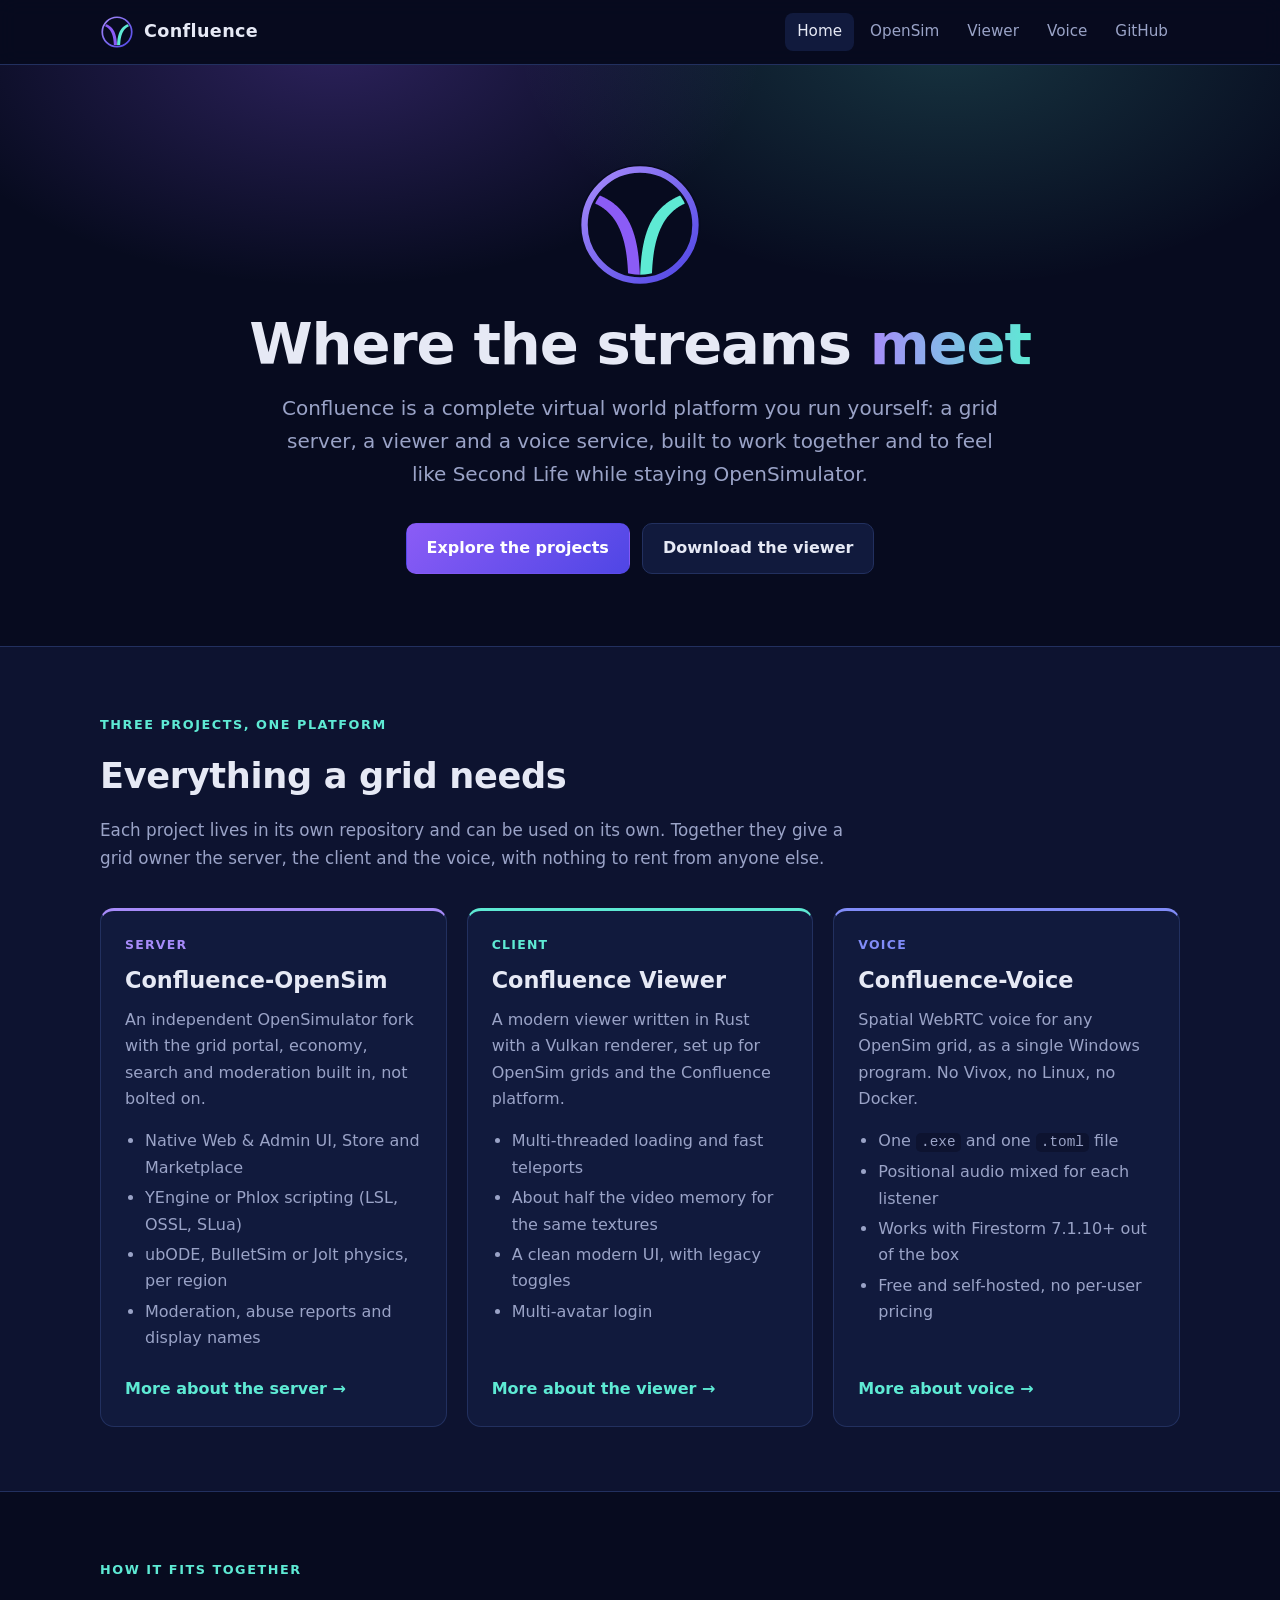
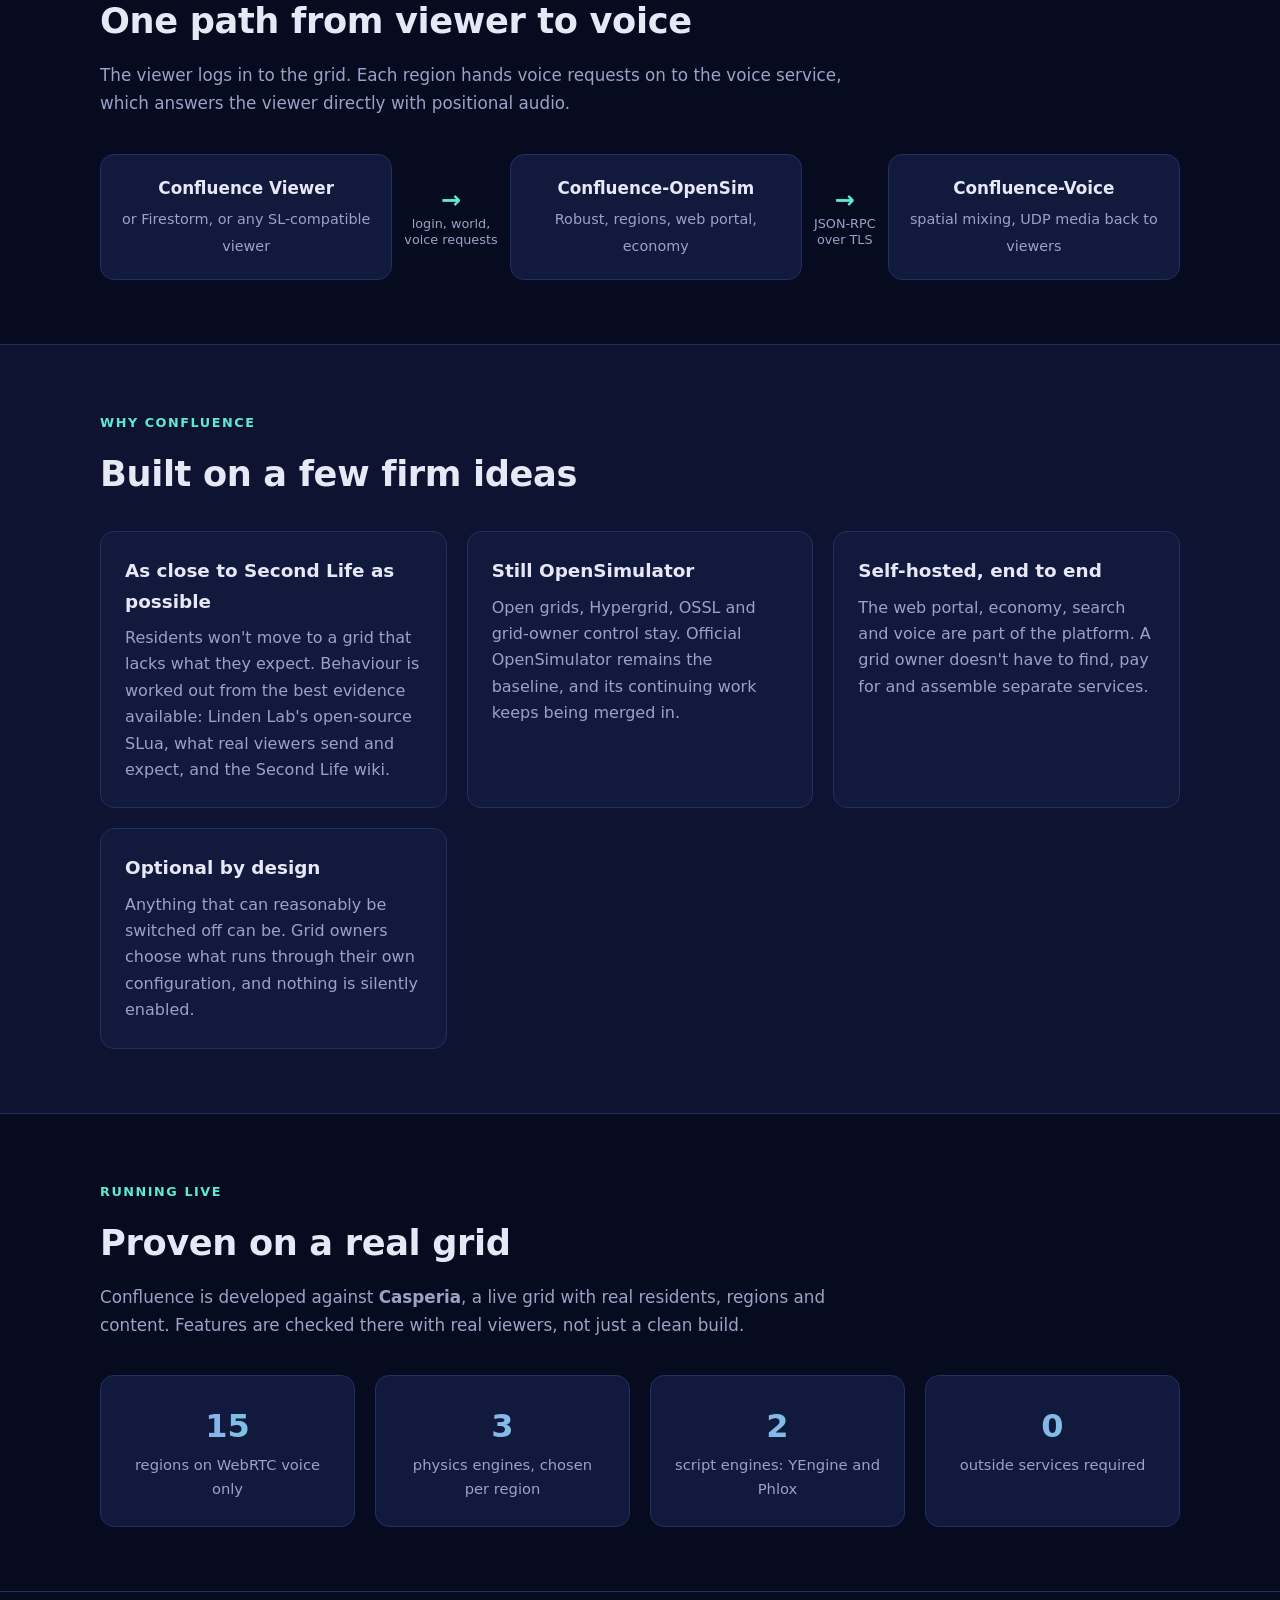
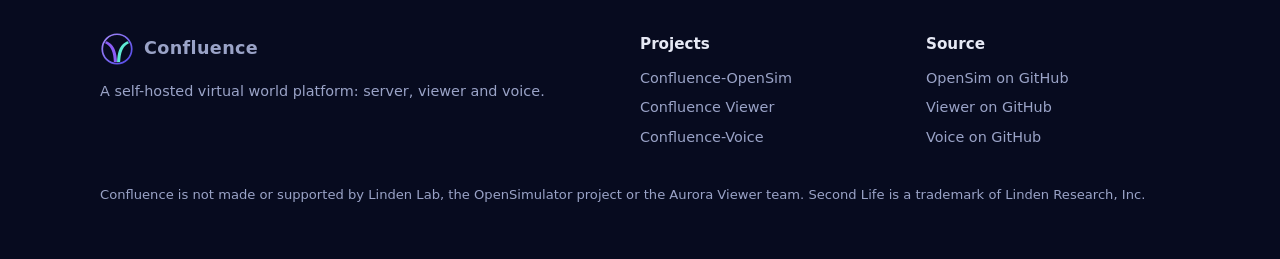
<file: index.html>
<!doctype html>
<html lang="en">
<head>
<meta charset="utf-8">
<meta name="viewport" content="width=device-width, initial-scale=1">
<title>Confluence: OpenSim, Viewer and Voice</title>
<meta name="description" content="Confluence is a complete, self-hosted virtual world platform: an OpenSimulator fork with a built-in web portal and economy, a modern Rust viewer, and Windows-native spatial WebRTC voice.">
<link rel="icon" href="assets/logo.svg" type="image/svg+xml">
<link rel="stylesheet" href="style.css">
</head>
<body>

<header class="site">
  <div class="wrap">
    <a class="brand" href="index.html"><img src="assets/logo.svg" alt="">Confluence</a>
    <nav class="main" aria-label="Main">
      <a href="index.html" aria-current="page">Home</a>
      <a href="opensim.html">OpenSim</a>
      <a href="viewer.html">Viewer</a>
      <a href="voice.html">Voice</a>
      <a href="https://github.com/Ramius1701">GitHub</a>
    </nav>
  </div>
</header>

<main>
  <section class="hero">
    <div class="wrap">
      <img class="logo" src="assets/logo.svg" alt="Confluence logo">
      <h1>Where the streams <span class="grad">meet</span></h1>
      <p class="lead">Confluence is a complete virtual world platform you run yourself: a grid server, a viewer and a voice service, built to work together and to feel like Second Life while staying OpenSimulator.</p>
      <div class="buttons">
        <a class="btn primary" href="#projects">Explore the projects</a>
        <a class="btn" href="https://github.com/Ramius1701/Confluence-Viewer/releases/latest">Download the viewer</a>
      </div>
    </div>
  </section>

  <section id="projects" class="alt">
    <div class="wrap">
      <span class="eyebrow">Three projects, one platform</span>
      <h2>Everything a grid needs</h2>
      <p class="section-intro">Each project lives in its own repository and can be used on its own. Together they give a grid owner the server, the client and the voice, with nothing to rent from anyone else.</p>

      <div class="grid three">
        <article class="card product accent-purple">
          <span class="tag">Server</span>
          <h3>Confluence-OpenSim</h3>
          <p>An independent OpenSimulator fork with the grid portal, economy, search and moderation built in, not bolted on.</p>
          <ul>
            <li>Native Web &amp; Admin UI, Store and Marketplace</li>
            <li>YEngine or Phlox scripting (LSL, OSSL, SLua)</li>
            <li>ubODE, BulletSim or Jolt physics, per region</li>
            <li>Moderation, abuse reports and display names</li>
          </ul>
          <a class="more" href="opensim.html">More about the server &rarr;</a>
        </article>

        <article class="card product accent-teal">
          <span class="tag">Client</span>
          <h3>Confluence Viewer</h3>
          <p>A modern viewer written in Rust with a Vulkan renderer, set up for OpenSim grids and the Confluence platform.</p>
          <ul>
            <li>Multi-threaded loading and fast teleports</li>
            <li>About half the video memory for the same textures</li>
            <li>A clean modern UI, with legacy toggles</li>
            <li>Multi-avatar login</li>
          </ul>
          <a class="more" href="viewer.html">More about the viewer &rarr;</a>
        </article>

        <article class="card product accent-indigo">
          <span class="tag">Voice</span>
          <h3>Confluence-Voice</h3>
          <p>Spatial WebRTC voice for any OpenSim grid, as a single Windows program. No Vivox, no Linux, no Docker.</p>
          <ul>
            <li>One <code>.exe</code> and one <code>.toml</code> file</li>
            <li>Positional audio mixed for each listener</li>
            <li>Works with Firestorm 7.1.10+ out of the box</li>
            <li>Free and self-hosted, no per-user pricing</li>
          </ul>
          <a class="more" href="voice.html">More about voice &rarr;</a>
        </article>
      </div>
    </div>
  </section>

  <section>
    <div class="wrap">
      <span class="eyebrow">How it fits together</span>
      <h2>One path from viewer to voice</h2>
      <p class="section-intro">The viewer logs in to the grid. Each region hands voice requests on to the voice service, which answers the viewer directly with positional audio.</p>
      <div class="flow">
        <div class="node"><strong>Confluence Viewer</strong><span>or Firestorm, or any SL-compatible viewer</span></div>
        <div class="arrow"><b>&rarr;</b>login, world,<br>voice requests</div>
        <div class="node"><strong>Confluence-OpenSim</strong><span>Robust, regions, web portal, economy</span></div>
        <div class="arrow"><b>&rarr;</b>JSON-RPC<br>over TLS</div>
        <div class="node"><strong>Confluence-Voice</strong><span>spatial mixing, UDP media back to viewers</span></div>
      </div>
    </div>
  </section>

  <section class="alt">
    <div class="wrap">
      <span class="eyebrow">Why Confluence</span>
      <h2>Built on a few firm ideas</h2>
      <div class="grid two" style="margin-top:28px">
        <div class="card">
          <h3>As close to Second Life as possible</h3>
          <p>Residents won't move to a grid that lacks what they expect. Behaviour is worked out from the best evidence available: Linden Lab's open-source SLua, what real viewers send and expect, and the Second Life wiki.</p>
        </div>
        <div class="card">
          <h3>Still OpenSimulator</h3>
          <p>Open grids, Hypergrid, OSSL and grid-owner control stay. Official OpenSimulator remains the baseline, and its continuing work keeps being merged in.</p>
        </div>
        <div class="card">
          <h3>Self-hosted, end to end</h3>
          <p>The web portal, economy, search and voice are part of the platform. A grid owner doesn't have to find, pay for and assemble separate services.</p>
        </div>
        <div class="card">
          <h3>Optional by design</h3>
          <p>Anything that can reasonably be switched off can be. Grid owners choose what runs through their own configuration, and nothing is silently enabled.</p>
        </div>
      </div>
    </div>
  </section>

  <section>
    <div class="wrap">
      <span class="eyebrow">Running live</span>
      <h2>Proven on a real grid</h2>
      <p class="section-intro">Confluence is developed against <strong>Casperia</strong>, a live grid with real residents, regions and content. Features are checked there with real viewers, not just a clean build.</p>
      <div class="grid four">
        <div class="card stat"><div class="num grad">15</div><div class="label">regions on WebRTC voice only</div></div>
        <div class="card stat"><div class="num grad">3</div><div class="label">physics engines, chosen per region</div></div>
        <div class="card stat"><div class="num grad">2</div><div class="label">script engines: YEngine and Phlox</div></div>
        <div class="card stat"><div class="num grad">0</div><div class="label">outside services required</div></div>
      </div>
    </div>
  </section>
</main>

<footer class="site">
  <div class="wrap">
    <div class="cols">
      <div>
        <a class="brand" href="index.html"><img src="assets/logo.svg" alt="">Confluence</a>
        <p>A self-hosted virtual world platform: server, viewer and voice.</p>
      </div>
      <div>
        <h4>Projects</h4>
        <ul>
          <li><a href="opensim.html">Confluence-OpenSim</a></li>
          <li><a href="viewer.html">Confluence Viewer</a></li>
          <li><a href="voice.html">Confluence-Voice</a></li>
        </ul>
      </div>
      <div>
        <h4>Source</h4>
        <ul>
          <li><a href="https://github.com/Ramius1701/Confluence-OpenSim">OpenSim on GitHub</a></li>
          <li><a href="https://github.com/Ramius1701/Confluence-Viewer">Viewer on GitHub</a></li>
          <li><a href="https://github.com/Ramius1701/Confluence-Voice">Voice on GitHub</a></li>
        </ul>
      </div>
    </div>
    <p class="fine">Confluence is not made or supported by Linden Lab, the OpenSimulator project or the Aurora Viewer team. Second Life is a trademark of Linden Research, Inc.</p>
  </div>
</footer>

</body>
</html>
</file>
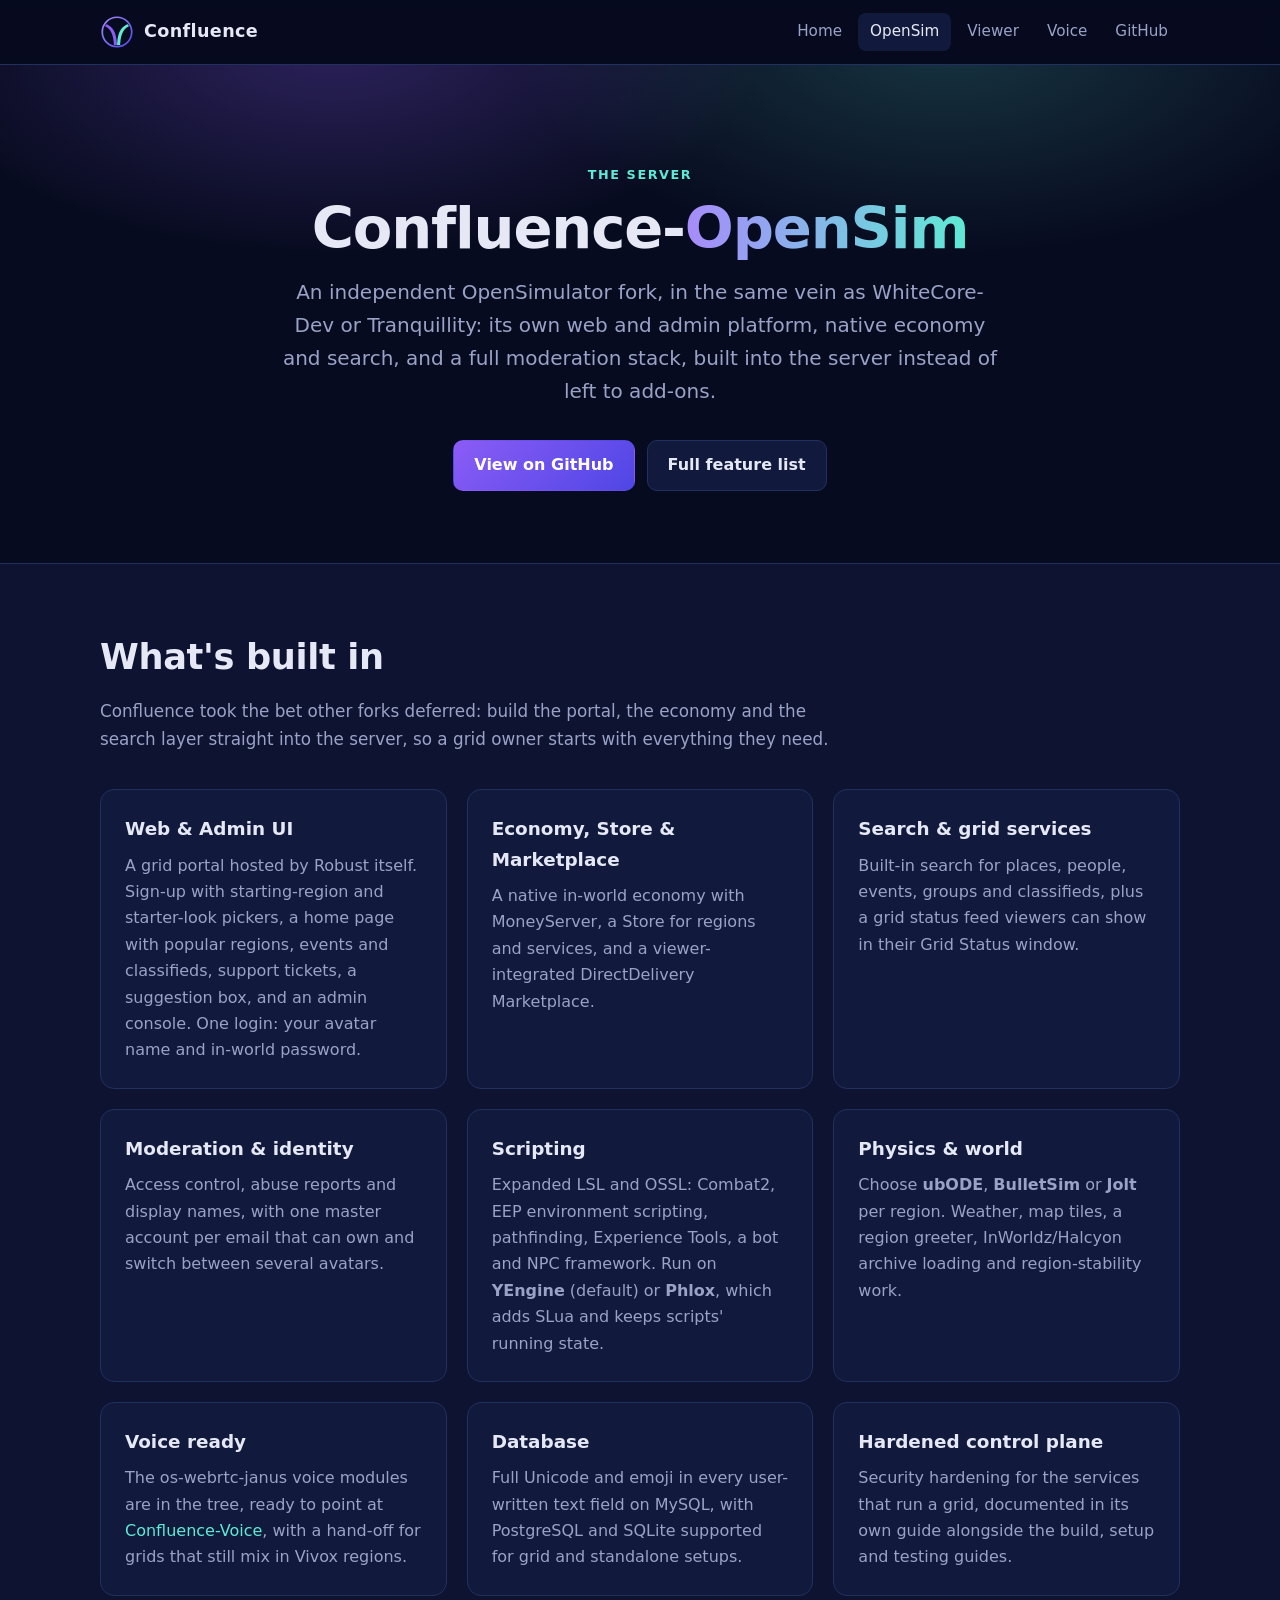
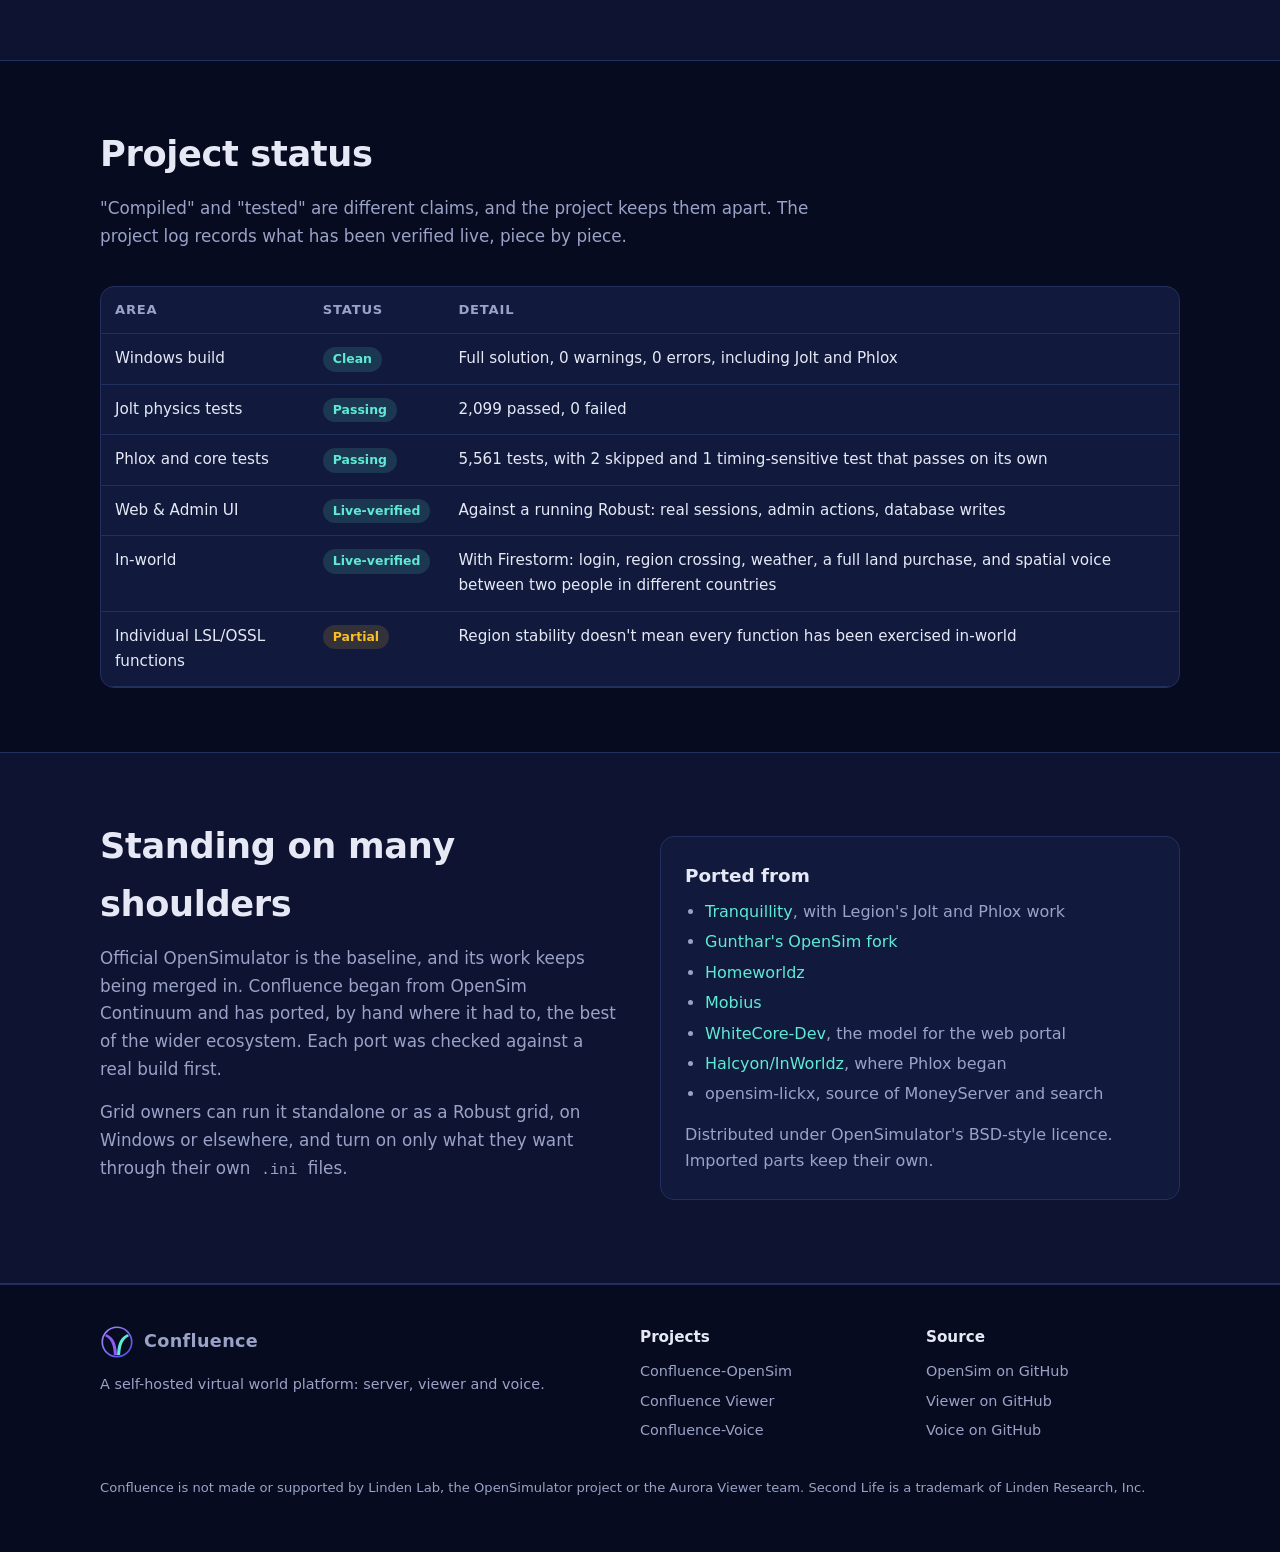
<file: opensim.html>
<!doctype html>
<html lang="en">
<head>
<meta charset="utf-8">
<meta name="viewport" content="width=device-width, initial-scale=1">
<title>Confluence-OpenSim</title>
<meta name="description" content="Confluence-OpenSim: an independent OpenSimulator fork with a native web portal, economy, search, moderation, two script engines and three physics engines.">
<link rel="icon" href="assets/logo.svg" type="image/svg+xml">
<link rel="stylesheet" href="style.css">
</head>
<body>

<header class="site">
  <div class="wrap">
    <a class="brand" href="index.html"><img src="assets/logo.svg" alt="">Confluence</a>
    <nav class="main" aria-label="Main">
      <a href="index.html">Home</a>
      <a href="opensim.html" aria-current="page">OpenSim</a>
      <a href="viewer.html">Viewer</a>
      <a href="voice.html">Voice</a>
      <a href="https://github.com/Ramius1701">GitHub</a>
    </nav>
  </div>
</header>

<main>
  <section class="hero">
    <div class="wrap">
      <span class="eyebrow">The server</span>
      <h1>Confluence-<span class="grad">OpenSim</span></h1>
      <p class="lead">An independent OpenSimulator fork, in the same vein as WhiteCore-Dev or Tranquillity: its own web and admin platform, native economy and search, and a full moderation stack, built into the server instead of left to add-ons.</p>
      <div class="buttons">
        <a class="btn primary" href="https://github.com/Ramius1701/Confluence-OpenSim">View on GitHub</a>
        <a class="btn" href="https://github.com/Ramius1701/Confluence-OpenSim/blob/merge-experiment/FEATURES.md">Full feature list</a>
      </div>
    </div>
  </section>

  <section class="alt">
    <div class="wrap">
      <h2>What's built in</h2>
      <p class="section-intro">Confluence took the bet other forks deferred: build the portal, the economy and the search layer straight into the server, so a grid owner starts with everything they need.</p>
      <div class="grid three">
        <div class="card">
          <h3>Web &amp; Admin UI</h3>
          <p>A grid portal hosted by Robust itself. Sign-up with starting-region and starter-look pickers, a home page with popular regions, events and classifieds, support tickets, a suggestion box, and an admin console. One login: your avatar name and in-world password.</p>
        </div>
        <div class="card">
          <h3>Economy, Store &amp; Marketplace</h3>
          <p>A native in-world economy with MoneyServer, a Store for regions and services, and a viewer-integrated DirectDelivery Marketplace.</p>
        </div>
        <div class="card">
          <h3>Search &amp; grid services</h3>
          <p>Built-in search for places, people, events, groups and classifieds, plus a grid status feed viewers can show in their Grid Status window.</p>
        </div>
        <div class="card">
          <h3>Moderation &amp; identity</h3>
          <p>Access control, abuse reports and display names, with one master account per email that can own and switch between several avatars.</p>
        </div>
        <div class="card">
          <h3>Scripting</h3>
          <p>Expanded LSL and OSSL: Combat2, EEP environment scripting, pathfinding, Experience Tools, a bot and NPC framework. Run on <strong>YEngine</strong> (default) or <strong>Phlox</strong>, which adds SLua and keeps scripts' running state.</p>
        </div>
        <div class="card">
          <h3>Physics &amp; world</h3>
          <p>Choose <strong>ubODE</strong>, <strong>BulletSim</strong> or <strong>Jolt</strong> per region. Weather, map tiles, a region greeter, InWorldz/Halcyon archive loading and region-stability work.</p>
        </div>
        <div class="card">
          <h3>Voice ready</h3>
          <p>The os-webrtc-janus voice modules are in the tree, ready to point at <a href="voice.html">Confluence-Voice</a>, with a hand-off for grids that still mix in Vivox regions.</p>
        </div>
        <div class="card">
          <h3>Database</h3>
          <p>Full Unicode and emoji in every user-written text field on MySQL, with PostgreSQL and SQLite supported for grid and standalone setups.</p>
        </div>
        <div class="card">
          <h3>Hardened control plane</h3>
          <p>Security hardening for the services that run a grid, documented in its own guide alongside the build, setup and testing guides.</p>
        </div>
      </div>
    </div>
  </section>

  <section>
    <div class="wrap">
      <h2>Project status</h2>
      <p class="section-intro">"Compiled" and "tested" are different claims, and the project keeps them apart. The project log records what has been verified live, piece by piece.</p>
      <div class="table-wrap">
        <table>
          <thead><tr><th>Area</th><th>Status</th><th>Detail</th></tr></thead>
          <tbody>
            <tr><td>Windows build</td><td><span class="pill ok">Clean</span></td><td>Full solution, 0 warnings, 0 errors, including Jolt and Phlox</td></tr>
            <tr><td>Jolt physics tests</td><td><span class="pill ok">Passing</span></td><td>2,099 passed, 0 failed</td></tr>
            <tr><td>Phlox and core tests</td><td><span class="pill ok">Passing</span></td><td>5,561 tests, with 2 skipped and 1 timing-sensitive test that passes on its own</td></tr>
            <tr><td>Web &amp; Admin UI</td><td><span class="pill ok">Live-verified</span></td><td>Against a running Robust: real sessions, admin actions, database writes</td></tr>
            <tr><td>In-world</td><td><span class="pill ok">Live-verified</span></td><td>With Firestorm: login, region crossing, weather, a full land purchase, and spatial voice between two people in different countries</td></tr>
            <tr><td>Individual LSL/OSSL functions</td><td><span class="pill wip">Partial</span></td><td>Region stability doesn't mean every function has been exercised in-world</td></tr>
          </tbody>
        </table>
      </div>
    </div>
  </section>

  <section class="alt">
    <div class="wrap">
      <div class="split">
        <div>
          <h2>Standing on many shoulders</h2>
          <p class="section-intro" style="margin-bottom:16px">Official OpenSimulator is the baseline, and its work keeps being merged in. Confluence began from OpenSim Continuum and has ported, by hand where it had to, the best of the wider ecosystem. Each port was checked against a real build first.</p>
          <p class="section-intro">Grid owners can run it standalone or as a Robust grid, on Windows or elsewhere, and turn on only what they want through their own <code>.ini</code> files.</p>
        </div>
        <div class="card">
          <h3>Ported from</h3>
          <ul>
            <li><a href="https://github.com/OpenSim-NGC/OpenSim-Tranquillity">Tranquillity</a>, with Legion's Jolt and Phlox work</li>
            <li><a href="https://github.com/GuntharDeNiro/opensim">Gunthar's OpenSim fork</a></li>
            <li><a href="https://github.com/homeworldz/server">Homeworldz</a></li>
            <li><a href="https://github.com/Mobius-Team/Mobius">Mobius</a></li>
            <li><a href="https://github.com/WhiteCoreSim/WhiteCore-Dev">WhiteCore-Dev</a>, the model for the web portal</li>
            <li><a href="https://github.com/HalcyonGrid/halcyon">Halcyon/InWorldz</a>, where Phlox began</li>
            <li>opensim-lickx, source of MoneyServer and search</li>
          </ul>
          <p style="margin-top:14px">Distributed under OpenSimulator's BSD-style licence. Imported parts keep their own.</p>
        </div>
      </div>
    </div>
  </section>
</main>

<footer class="site">
  <div class="wrap">
    <div class="cols">
      <div>
        <a class="brand" href="index.html"><img src="assets/logo.svg" alt="">Confluence</a>
        <p>A self-hosted virtual world platform: server, viewer and voice.</p>
      </div>
      <div>
        <h4>Projects</h4>
        <ul>
          <li><a href="opensim.html">Confluence-OpenSim</a></li>
          <li><a href="viewer.html">Confluence Viewer</a></li>
          <li><a href="voice.html">Confluence-Voice</a></li>
        </ul>
      </div>
      <div>
        <h4>Source</h4>
        <ul>
          <li><a href="https://github.com/Ramius1701/Confluence-OpenSim">OpenSim on GitHub</a></li>
          <li><a href="https://github.com/Ramius1701/Confluence-Viewer">Viewer on GitHub</a></li>
          <li><a href="https://github.com/Ramius1701/Confluence-Voice">Voice on GitHub</a></li>
        </ul>
      </div>
    </div>
    <p class="fine">Confluence is not made or supported by Linden Lab, the OpenSimulator project or the Aurora Viewer team. Second Life is a trademark of Linden Research, Inc.</p>
  </div>
</footer>

</body>
</html>
</file>
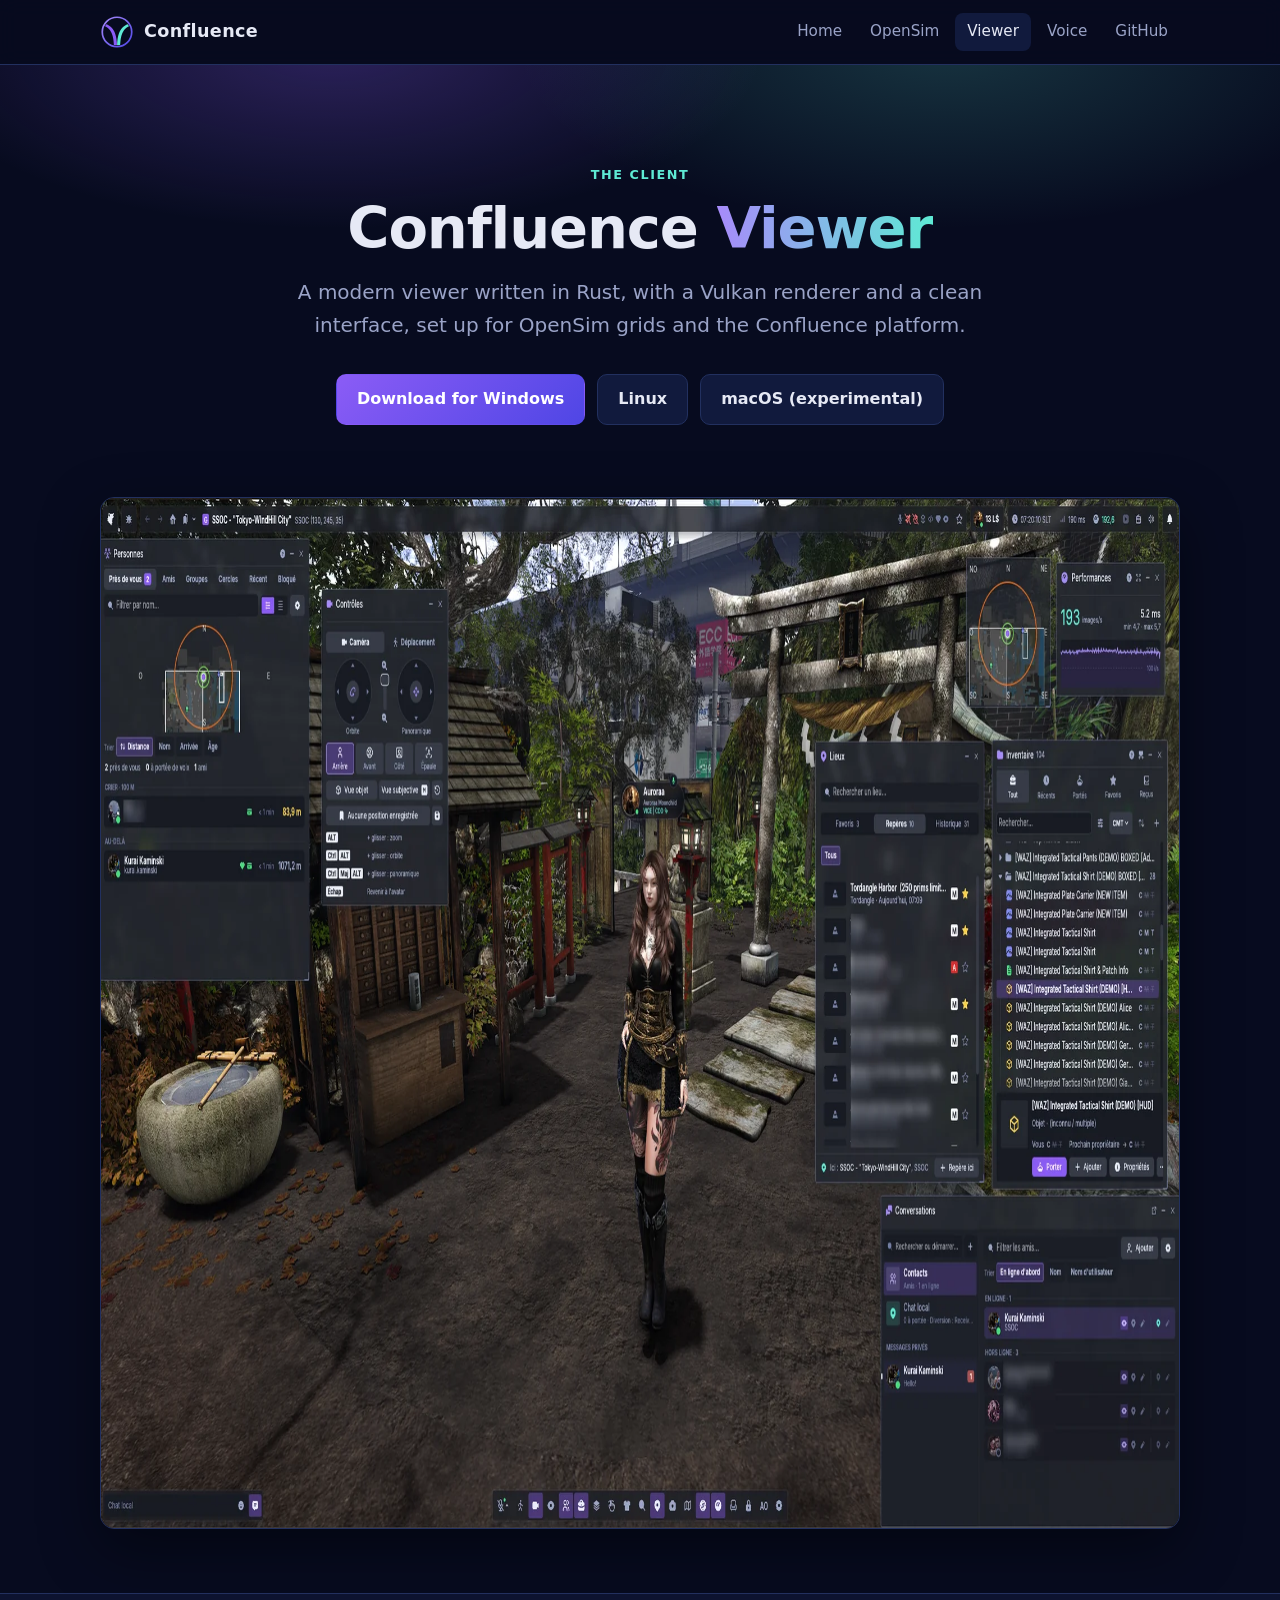
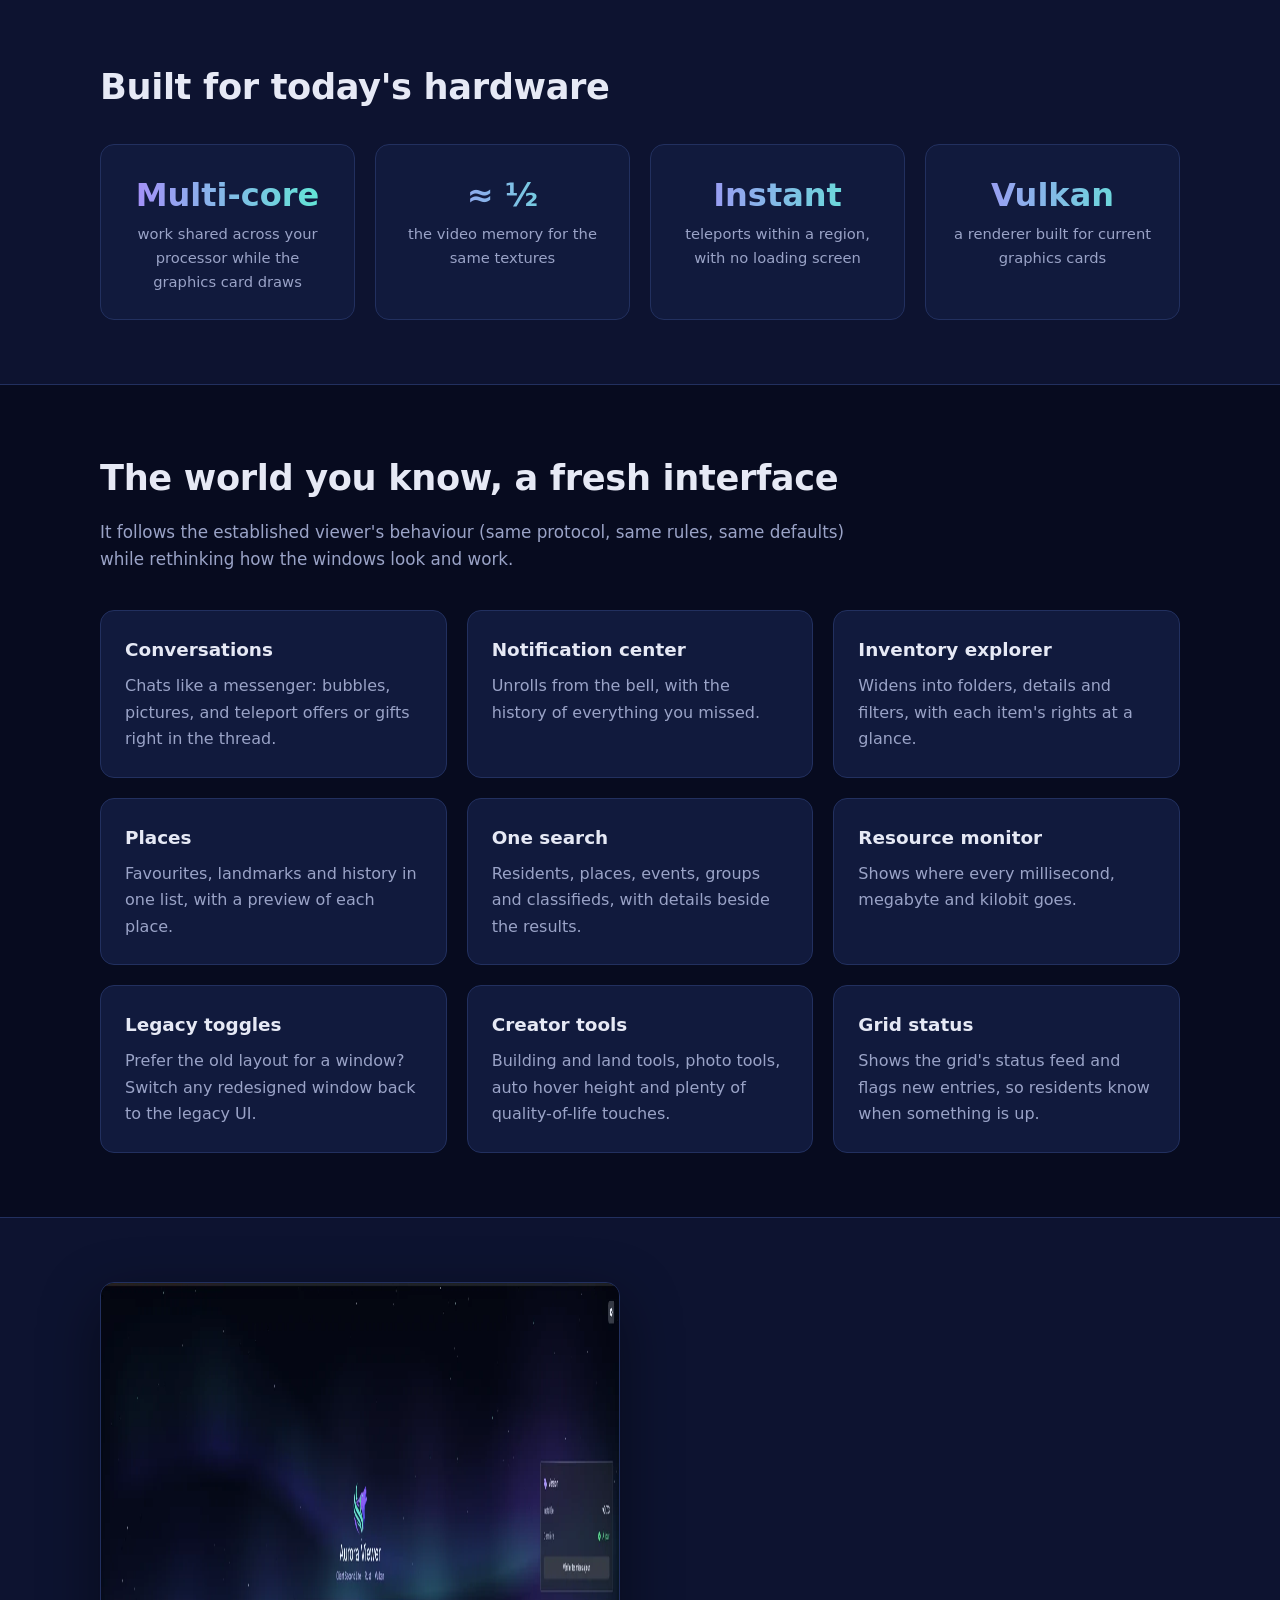
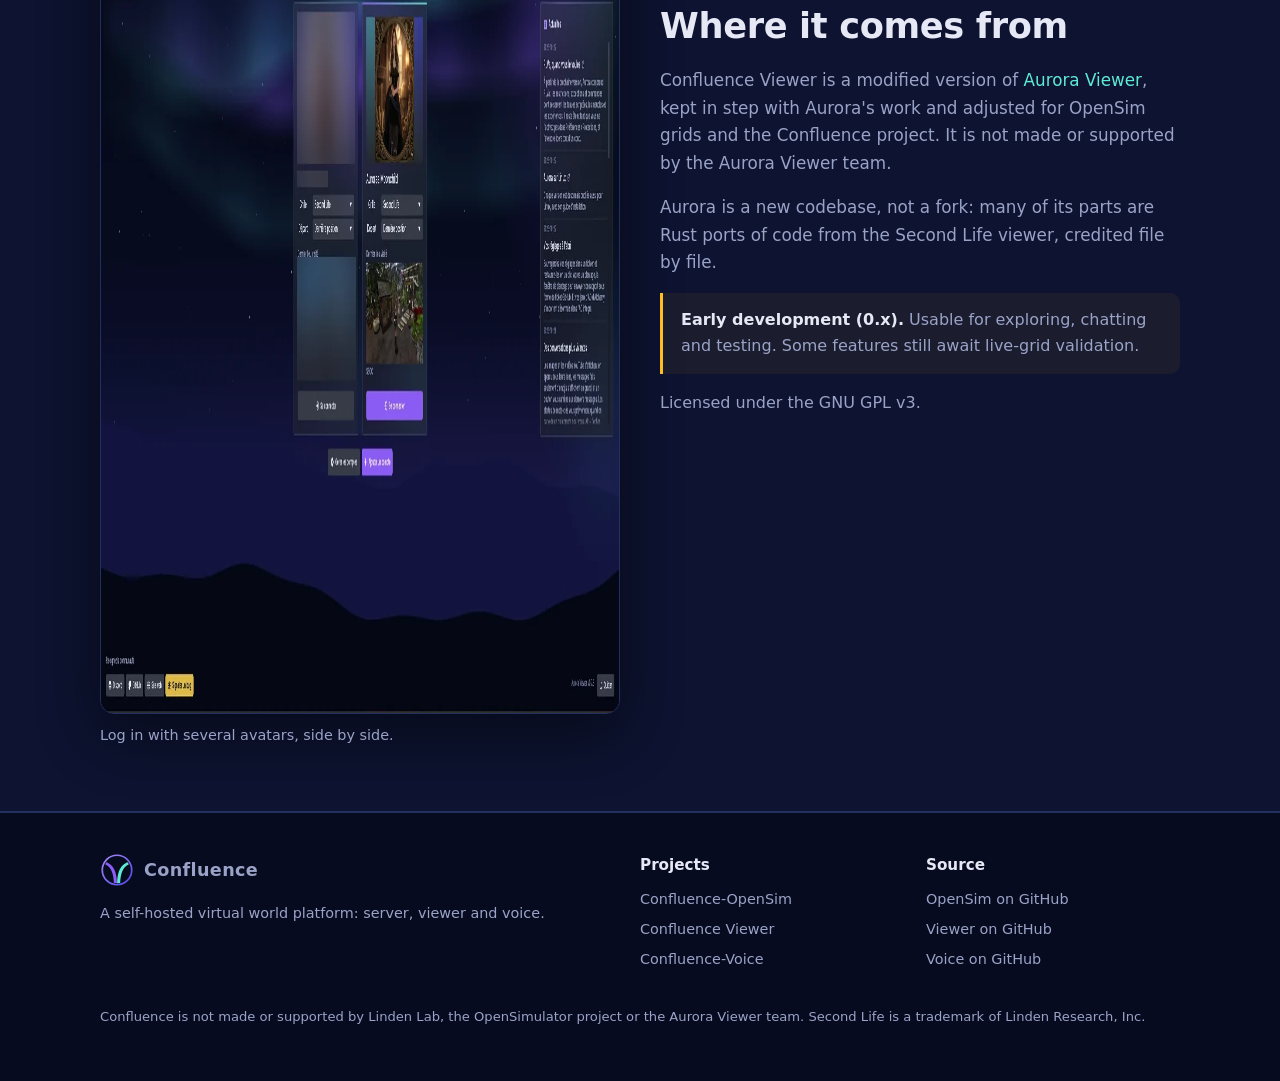
<file: viewer.html>
<!doctype html>
<html lang="en">
<head>
<meta charset="utf-8">
<meta name="viewport" content="width=device-width, initial-scale=1">
<title>Confluence Viewer</title>
<meta name="description" content="Confluence Viewer: a modern Rust viewer with a Vulkan renderer, set up for OpenSim grids. A modified version of Aurora Viewer.">
<link rel="icon" href="assets/logo.svg" type="image/svg+xml">
<link rel="stylesheet" href="style.css">
</head>
<body>

<header class="site">
  <div class="wrap">
    <a class="brand" href="index.html"><img src="assets/logo.svg" alt="">Confluence</a>
    <nav class="main" aria-label="Main">
      <a href="index.html">Home</a>
      <a href="opensim.html">OpenSim</a>
      <a href="viewer.html" aria-current="page">Viewer</a>
      <a href="voice.html">Voice</a>
      <a href="https://github.com/Ramius1701">GitHub</a>
    </nav>
  </div>
</header>

<main>
  <section class="hero">
    <div class="wrap">
      <span class="eyebrow">The client</span>
      <h1>Confluence <span class="grad">Viewer</span></h1>
      <p class="lead">A modern viewer written in Rust, with a Vulkan renderer and a clean interface, set up for OpenSim grids and the Confluence platform.</p>
      <div class="buttons">
        <a class="btn primary" href="https://github.com/Ramius1701/Confluence-Viewer/releases/latest">Download for Windows</a>
        <a class="btn" href="https://github.com/Ramius1701/Confluence-Viewer/blob/main/docs/LINUX.md">Linux</a>
        <a class="btn" href="https://github.com/Ramius1701/Confluence-Viewer/blob/main/docs/MACOS.md">macOS (experimental)</a>
      </div>
    </div>
  </section>

  <section style="padding-top:0">
    <div class="wrap">
      <figure>
        <img class="shot" src="assets/world.webp" alt="The viewer in a Japanese garden, with the People, Controls, Places, Inventory, Performance and Conversations windows open" width="1920" height="1032">
      </figure>
    </div>
  </section>

  <section class="alt">
    <div class="wrap">
      <h2>Built for today's hardware</h2>
      <div class="grid four" style="margin-top:28px">
        <div class="card stat"><div class="num grad">Multi-core</div><div class="label">work shared across your processor while the graphics card draws</div></div>
        <div class="card stat"><div class="num grad">&asymp; &frac12;</div><div class="label">the video memory for the same textures</div></div>
        <div class="card stat"><div class="num grad">Instant</div><div class="label">teleports within a region, with no loading screen</div></div>
        <div class="card stat"><div class="num grad">Vulkan</div><div class="label">a renderer built for current graphics cards</div></div>
      </div>
    </div>
  </section>

  <section>
    <div class="wrap">
      <h2>The world you know, a fresh interface</h2>
      <p class="section-intro">It follows the established viewer's behaviour (same protocol, same rules, same defaults) while rethinking how the windows look and work.</p>
      <div class="grid three">
        <div class="card"><h3>Conversations</h3><p>Chats like a messenger: bubbles, pictures, and teleport offers or gifts right in the thread.</p></div>
        <div class="card"><h3>Notification center</h3><p>Unrolls from the bell, with the history of everything you missed.</p></div>
        <div class="card"><h3>Inventory explorer</h3><p>Widens into folders, details and filters, with each item's rights at a glance.</p></div>
        <div class="card"><h3>Places</h3><p>Favourites, landmarks and history in one list, with a preview of each place.</p></div>
        <div class="card"><h3>One search</h3><p>Residents, places, events, groups and classifieds, with details beside the results.</p></div>
        <div class="card"><h3>Resource monitor</h3><p>Shows where every millisecond, megabyte and kilobit goes.</p></div>
        <div class="card"><h3>Legacy toggles</h3><p>Prefer the old layout for a window? Switch any redesigned window back to the legacy UI.</p></div>
        <div class="card"><h3>Creator tools</h3><p>Building and land tools, photo tools, auto hover height and plenty of quality-of-life touches.</p></div>
        <div class="card"><h3>Grid status</h3><p>Shows the grid's status feed and flags new entries, so residents know when something is up.</p></div>
      </div>
    </div>
  </section>

  <section class="alt">
    <div class="wrap">
      <div class="split">
        <figure>
          <img class="shot" src="assets/login.webp" alt="The login screen with two avatar accounts side by side and the news" width="1920" height="1032" loading="lazy">
          <figcaption>Log in with several avatars, side by side.</figcaption>
        </figure>
        <div>
          <h2>Where it comes from</h2>
          <p class="section-intro" style="margin-bottom:16px">Confluence Viewer is a modified version of <a href="https://github.com/Aurora-Viewer/Aurora-Viewer">Aurora Viewer</a>, kept in step with Aurora's work and adjusted for OpenSim grids and the Confluence project. It is not made or supported by the Aurora Viewer team.</p>
          <p class="section-intro" style="margin-bottom:16px">Aurora is a new codebase, not a fork: many of its parts are Rust ports of code from the Second Life viewer, credited file by file.</p>
          <div class="note"><strong>Early development (0.x).</strong> Usable for exploring, chatting and testing. Some features still await live-grid validation.</div>
          <p style="margin-top:16px;color:var(--muted)">Licensed under the GNU GPL v3.</p>
        </div>
      </div>
    </div>
  </section>
</main>

<footer class="site">
  <div class="wrap">
    <div class="cols">
      <div>
        <a class="brand" href="index.html"><img src="assets/logo.svg" alt="">Confluence</a>
        <p>A self-hosted virtual world platform: server, viewer and voice.</p>
      </div>
      <div>
        <h4>Projects</h4>
        <ul>
          <li><a href="opensim.html">Confluence-OpenSim</a></li>
          <li><a href="viewer.html">Confluence Viewer</a></li>
          <li><a href="voice.html">Confluence-Voice</a></li>
        </ul>
      </div>
      <div>
        <h4>Source</h4>
        <ul>
          <li><a href="https://github.com/Ramius1701/Confluence-OpenSim">OpenSim on GitHub</a></li>
          <li><a href="https://github.com/Ramius1701/Confluence-Viewer">Viewer on GitHub</a></li>
          <li><a href="https://github.com/Ramius1701/Confluence-Voice">Voice on GitHub</a></li>
        </ul>
      </div>
    </div>
    <p class="fine">Confluence is not made or supported by Linden Lab, the OpenSimulator project or the Aurora Viewer team. Second Life is a trademark of Linden Research, Inc.</p>
  </div>
</footer>

</body>
</html>
</file>
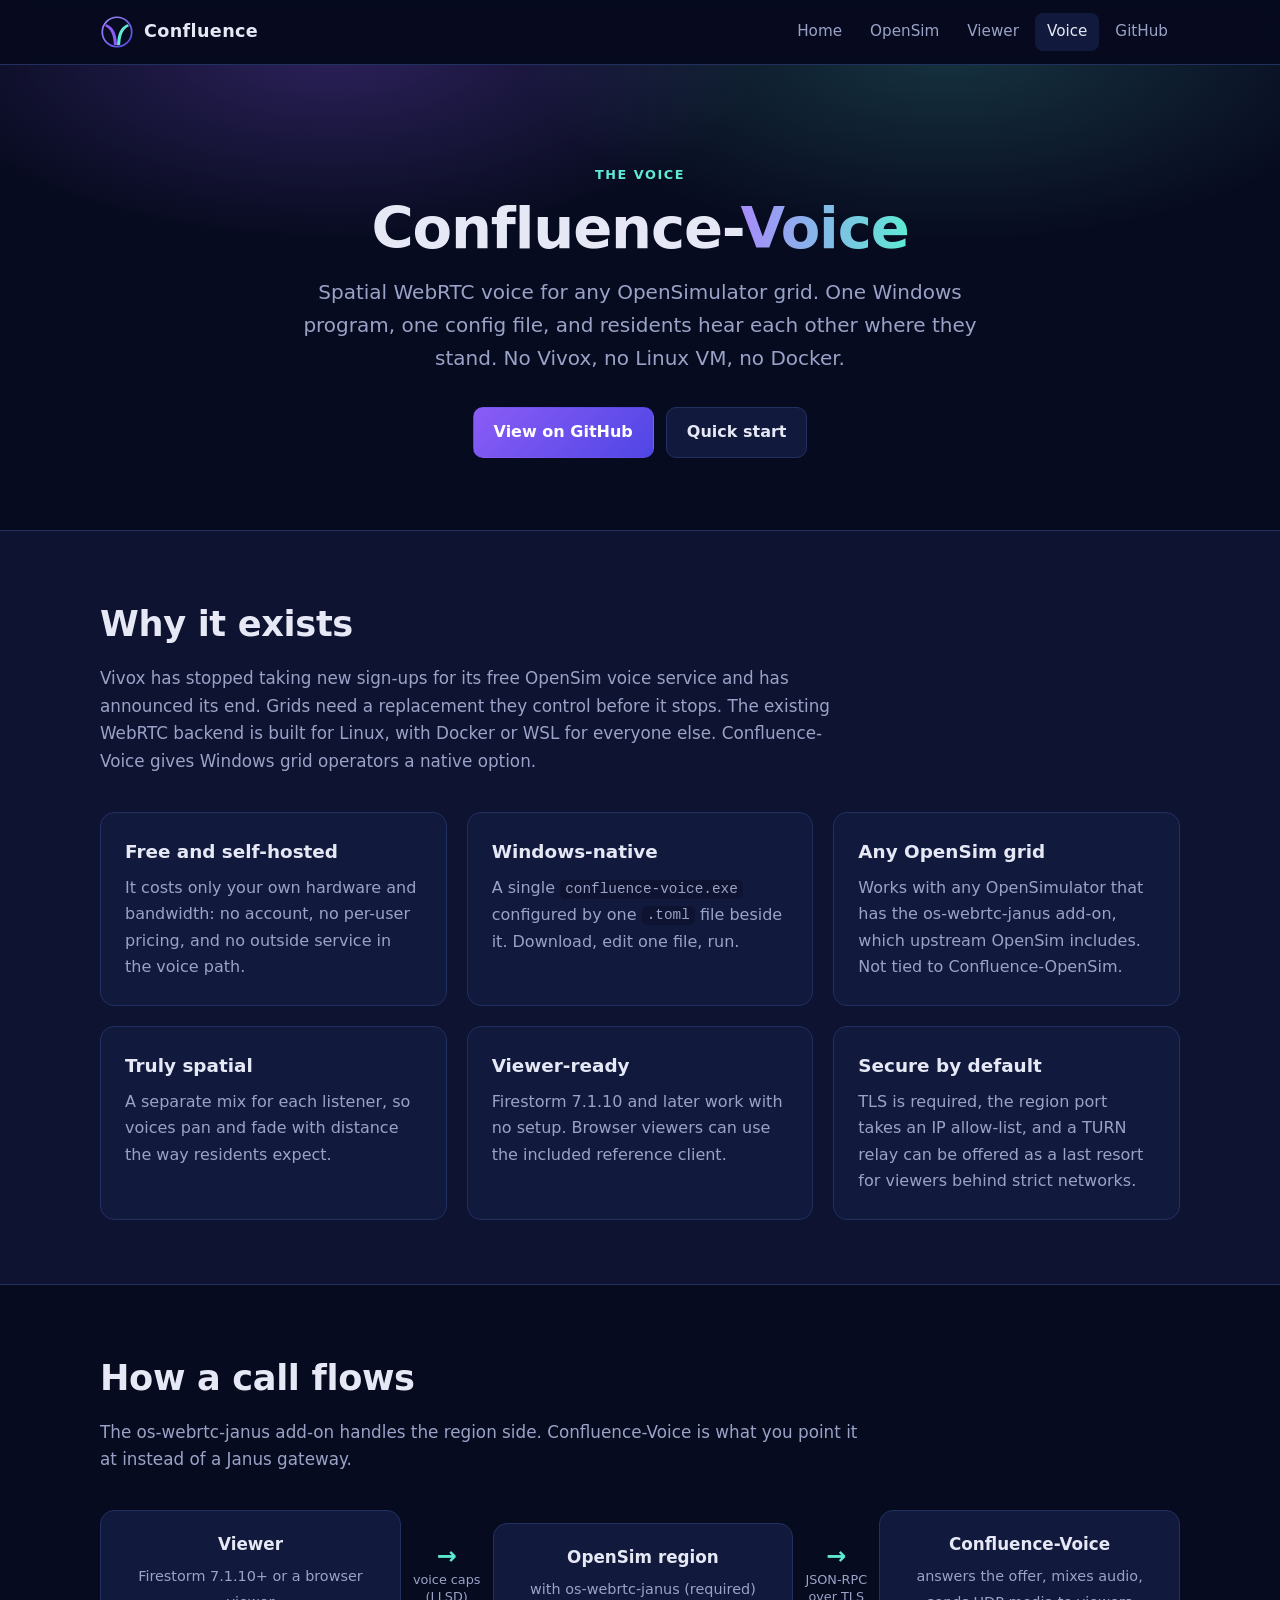
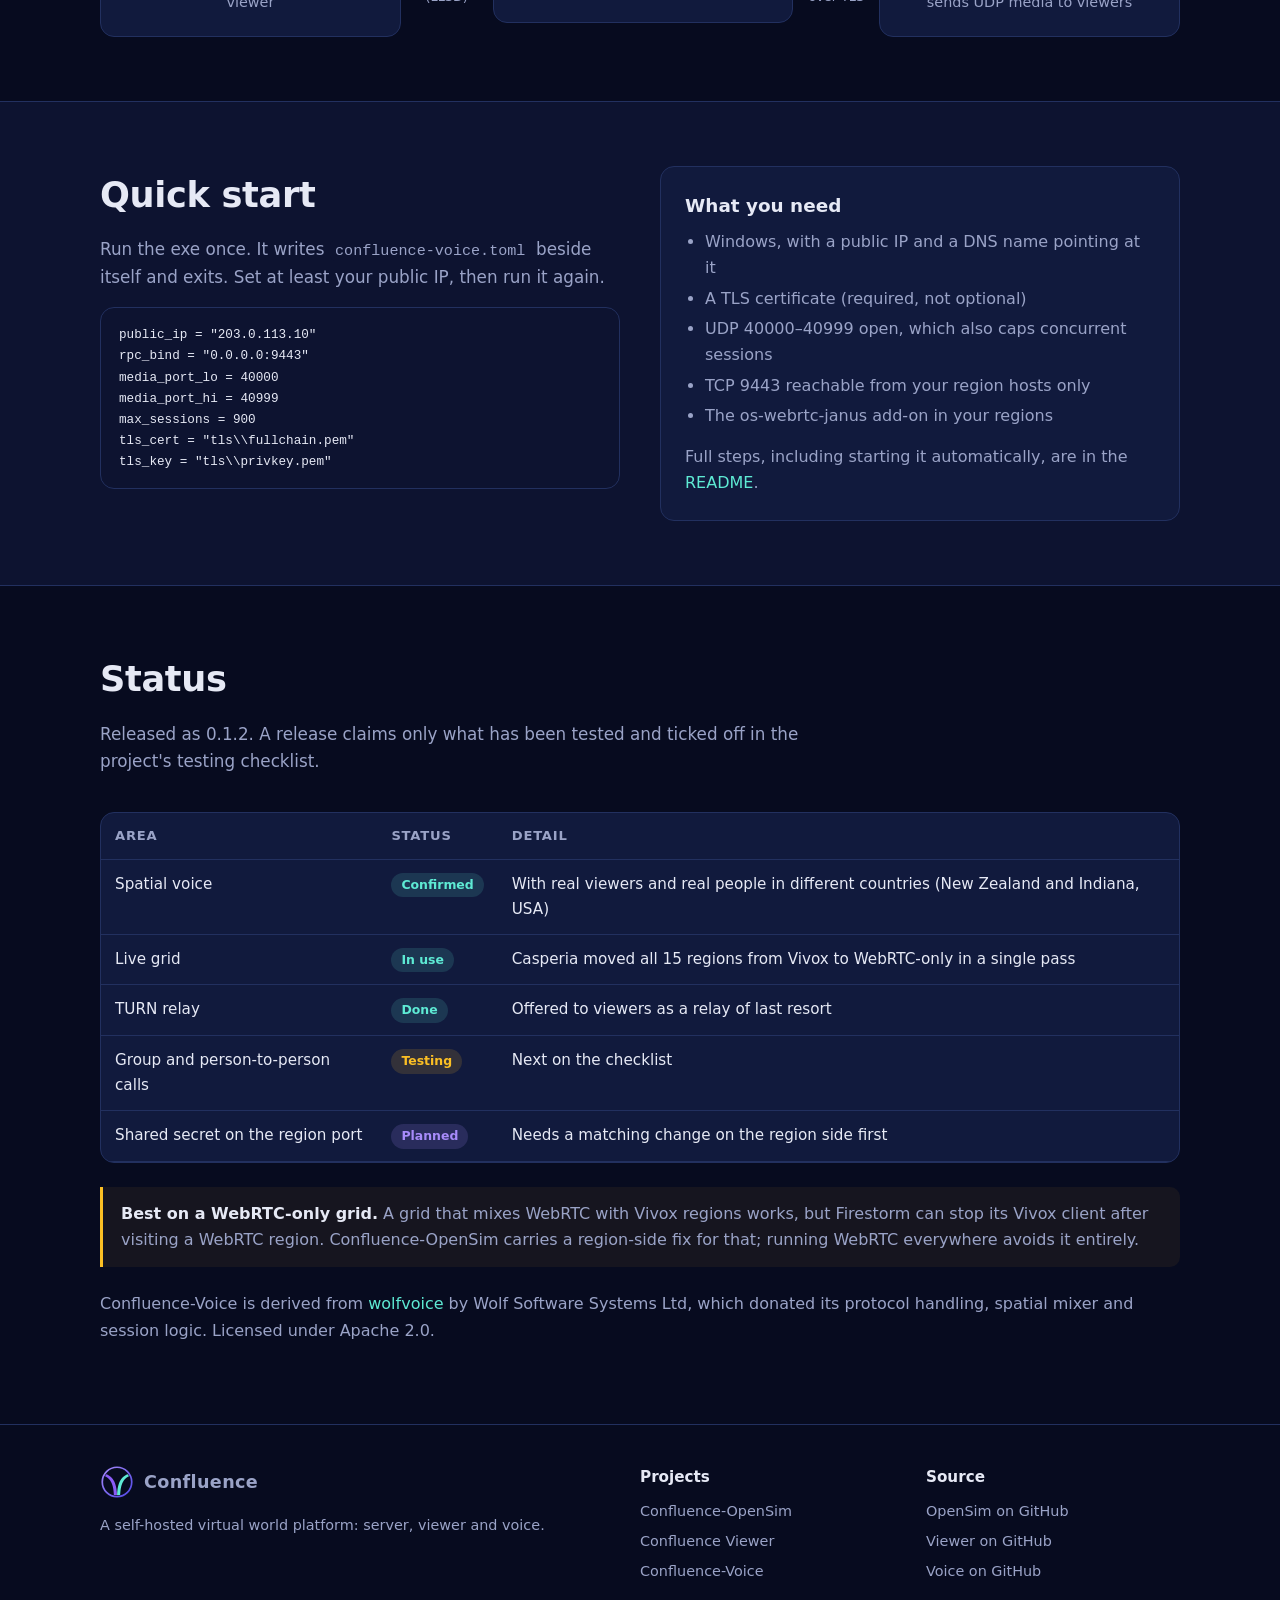
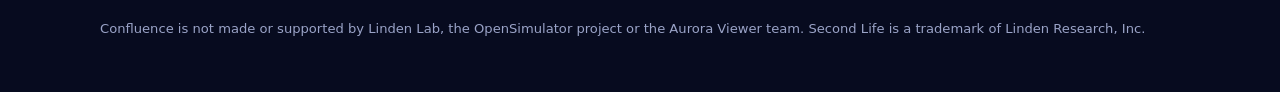
<file: voice.html>
<!doctype html>
<html lang="en">
<head>
<meta charset="utf-8">
<meta name="viewport" content="width=device-width, initial-scale=1">
<title>Confluence-Voice</title>
<meta name="description" content="Confluence-Voice: spatial WebRTC voice for any OpenSimulator grid, as a single Windows program. Free and self-hosted, no Vivox, Linux or Docker.">
<link rel="icon" href="assets/logo.svg" type="image/svg+xml">
<link rel="stylesheet" href="style.css">
</head>
<body>

<header class="site">
  <div class="wrap">
    <a class="brand" href="index.html"><img src="assets/logo.svg" alt="">Confluence</a>
    <nav class="main" aria-label="Main">
      <a href="index.html">Home</a>
      <a href="opensim.html">OpenSim</a>
      <a href="viewer.html">Viewer</a>
      <a href="voice.html" aria-current="page">Voice</a>
      <a href="https://github.com/Ramius1701">GitHub</a>
    </nav>
  </div>
</header>

<main>
  <section class="hero">
    <div class="wrap">
      <span class="eyebrow">The voice</span>
      <h1>Confluence-<span class="grad">Voice</span></h1>
      <p class="lead">Spatial WebRTC voice for any OpenSimulator grid. One Windows program, one config file, and residents hear each other where they stand. No Vivox, no Linux VM, no Docker.</p>
      <div class="buttons">
        <a class="btn primary" href="https://github.com/Ramius1701/Confluence-Voice">View on GitHub</a>
        <a class="btn" href="#quick-start">Quick start</a>
      </div>
    </div>
  </section>

  <section class="alt">
    <div class="wrap">
      <h2>Why it exists</h2>
      <p class="section-intro">Vivox has stopped taking new sign-ups for its free OpenSim voice service and has announced its end. Grids need a replacement they control before it stops. The existing WebRTC backend is built for Linux, with Docker or WSL for everyone else. Confluence-Voice gives Windows grid operators a native option.</p>
      <div class="grid three">
        <div class="card"><h3>Free and self-hosted</h3><p>It costs only your own hardware and bandwidth: no account, no per-user pricing, and no outside service in the voice path.</p></div>
        <div class="card"><h3>Windows-native</h3><p>A single <code>confluence-voice.exe</code> configured by one <code>.toml</code> file beside it. Download, edit one file, run.</p></div>
        <div class="card"><h3>Any OpenSim grid</h3><p>Works with any OpenSimulator that has the os-webrtc-janus add-on, which upstream OpenSim includes. Not tied to Confluence-OpenSim.</p></div>
        <div class="card"><h3>Truly spatial</h3><p>A separate mix for each listener, so voices pan and fade with distance the way residents expect.</p></div>
        <div class="card"><h3>Viewer-ready</h3><p>Firestorm 7.1.10 and later work with no setup. Browser viewers can use the included reference client.</p></div>
        <div class="card"><h3>Secure by default</h3><p>TLS is required, the region port takes an IP allow-list, and a TURN relay can be offered as a last resort for viewers behind strict networks.</p></div>
      </div>
    </div>
  </section>

  <section>
    <div class="wrap">
      <h2>How a call flows</h2>
      <p class="section-intro">The os-webrtc-janus add-on handles the region side. Confluence-Voice is what you point it at instead of a Janus gateway.</p>
      <div class="flow">
        <div class="node"><strong>Viewer</strong><span>Firestorm 7.1.10+ or a browser viewer</span></div>
        <div class="arrow"><b>&rarr;</b>voice caps<br>(LLSD)</div>
        <div class="node"><strong>OpenSim region</strong><span>with os-webrtc-janus (required)</span></div>
        <div class="arrow"><b>&rarr;</b>JSON-RPC<br>over TLS</div>
        <div class="node"><strong>Confluence-Voice</strong><span>answers the offer, mixes audio, sends UDP media to viewers</span></div>
      </div>
    </div>
  </section>

  <section id="quick-start" class="alt">
    <div class="wrap">
      <div class="split" style="align-items:start">
        <div>
          <h2>Quick start</h2>
          <p class="section-intro" style="margin-bottom:16px">Run the exe once. It writes <code>confluence-voice.toml</code> beside itself and exits. Set at least your public IP, then run it again.</p>
          <pre><code>public_ip = "203.0.113.10"
rpc_bind = "0.0.0.0:9443"
media_port_lo = 40000
media_port_hi = 40999
max_sessions = 900
tls_cert = "tls\\fullchain.pem"
tls_key = "tls\\privkey.pem"</code></pre>
        </div>
        <div class="card">
          <h3>What you need</h3>
          <ul>
            <li>Windows, with a public IP and a DNS name pointing at it</li>
            <li>A TLS certificate (required, not optional)</li>
            <li>UDP 40000&ndash;40999 open, which also caps concurrent sessions</li>
            <li>TCP 9443 reachable from your region hosts only</li>
            <li>The os-webrtc-janus add-on in your regions</li>
          </ul>
          <p style="margin-top:14px">Full steps, including starting it automatically, are in the <a href="https://github.com/Ramius1701/Confluence-Voice#quick-start">README</a>.</p>
        </div>
      </div>
    </div>
  </section>

  <section>
    <div class="wrap">
      <h2>Status</h2>
      <p class="section-intro">Released as 0.1.2. A release claims only what has been tested and ticked off in the project's testing checklist.</p>
      <div class="table-wrap">
        <table>
          <thead><tr><th>Area</th><th>Status</th><th>Detail</th></tr></thead>
          <tbody>
            <tr><td>Spatial voice</td><td><span class="pill ok">Confirmed</span></td><td>With real viewers and real people in different countries (New Zealand and Indiana, USA)</td></tr>
            <tr><td>Live grid</td><td><span class="pill ok">In use</span></td><td>Casperia moved all 15 regions from Vivox to WebRTC-only in a single pass</td></tr>
            <tr><td>TURN relay</td><td><span class="pill ok">Done</span></td><td>Offered to viewers as a relay of last resort</td></tr>
            <tr><td>Group and person-to-person calls</td><td><span class="pill wip">Testing</span></td><td>Next on the checklist</td></tr>
            <tr><td>Shared secret on the region port</td><td><span class="pill info">Planned</span></td><td>Needs a matching change on the region side first</td></tr>
          </tbody>
        </table>
      </div>
      <div class="note" style="margin-top:24px"><strong>Best on a WebRTC-only grid.</strong> A grid that mixes WebRTC with Vivox regions works, but Firestorm can stop its Vivox client after visiting a WebRTC region. Confluence-OpenSim carries a region-side fix for that; running WebRTC everywhere avoids it entirely.</div>
      <p style="margin-top:24px;color:var(--muted)">Confluence-Voice is derived from <a href="https://github.com/wolfsoftwaresystemsltd/wolfvoice">wolfvoice</a> by Wolf Software Systems Ltd, which donated its protocol handling, spatial mixer and session logic. Licensed under Apache 2.0.</p>
    </div>
  </section>
</main>

<footer class="site">
  <div class="wrap">
    <div class="cols">
      <div>
        <a class="brand" href="index.html"><img src="assets/logo.svg" alt="">Confluence</a>
        <p>A self-hosted virtual world platform: server, viewer and voice.</p>
      </div>
      <div>
        <h4>Projects</h4>
        <ul>
          <li><a href="opensim.html">Confluence-OpenSim</a></li>
          <li><a href="viewer.html">Confluence Viewer</a></li>
          <li><a href="voice.html">Confluence-Voice</a></li>
        </ul>
      </div>
      <div>
        <h4>Source</h4>
        <ul>
          <li><a href="https://github.com/Ramius1701/Confluence-OpenSim">OpenSim on GitHub</a></li>
          <li><a href="https://github.com/Ramius1701/Confluence-Viewer">Viewer on GitHub</a></li>
          <li><a href="https://github.com/Ramius1701/Confluence-Voice">Voice on GitHub</a></li>
        </ul>
      </div>
    </div>
    <p class="fine">Confluence is not made or supported by Linden Lab, the OpenSimulator project or the Aurora Viewer team. Second Life is a trademark of Linden Research, Inc.</p>
  </div>
</footer>

</body>
</html>
</file>
<file: style.css>
:root {
  --bg: #070B1F;
  --bg-2: #0D1330;
  --card: #111a3d;
  --line: #22305f;
  --text: #E6E9F5;
  --muted: #9AA3C7;
  --purple: #8B5CF6;
  --purple-2: #A78BFA;
  --indigo: #4F46E5;
  --teal: #5EEAD4;
  --amber: #FBBF24;
  --radius: 14px;
  --max: 1120px;
}

* { box-sizing: border-box; }
html { scroll-behavior: smooth; }
body {
  margin: 0;
  background: var(--bg);
  color: var(--text);
  font: 16px/1.65 "Inter", system-ui, -apple-system, "Segoe UI", Roboto, sans-serif;
}
img { max-width: 100%; display: block; }
a { color: var(--teal); text-decoration: none; }
a:hover { text-decoration: underline; }
code { font-family: "JetBrains Mono", Consolas, monospace; font-size: .9em; background: var(--bg-2); padding: .1em .35em; border-radius: 5px; }
pre { background: var(--bg-2); border: 1px solid var(--line); border-radius: var(--radius); padding: 16px 18px; overflow-x: auto; font-size: .88rem; line-height: 1.5; }
pre code { background: none; padding: 0; }

.wrap { max-width: var(--max); margin: 0 auto; padding: 0 20px; }

/* Header */
header.site {
  position: sticky; top: 0; z-index: 10;
  background: rgba(7, 11, 31, .86);
  backdrop-filter: blur(10px);
  border-bottom: 1px solid var(--line);
}
header.site .wrap { display: flex; align-items: center; gap: 24px; height: 64px; }
.brand { display: flex; align-items: center; gap: 10px; color: var(--text); font-weight: 700; font-size: 1.1rem; letter-spacing: .02em; }
.brand:hover { text-decoration: none; }
.brand img { width: 34px; height: 34px; }
nav.main { margin-left: auto; display: flex; gap: 4px; flex-wrap: wrap; }
nav.main a { color: var(--muted); padding: 6px 12px; border-radius: 8px; font-size: .95rem; }
nav.main a:hover { color: var(--text); background: var(--card); text-decoration: none; }
nav.main a[aria-current="page"] { color: var(--text); background: var(--card); }

/* Hero */
.hero { position: relative; overflow: hidden; padding: 96px 0 72px; text-align: center; }
.hero::before {
  content: ""; position: absolute; inset: -40% -10% auto; height: 120%;
  background:
    radial-gradient(40% 50% at 30% 30%, rgba(139, 92, 246, .28), transparent 70%),
    radial-gradient(40% 50% at 70% 30%, rgba(94, 234, 212, .18), transparent 70%);
  pointer-events: none;
}
.hero > * { position: relative; }
.hero .logo { width: 128px; margin: 0 auto 24px; }
.hero h1 { font-size: clamp(2.2rem, 5vw, 3.6rem); line-height: 1.1; margin: 0 0 16px; letter-spacing: -.02em; }
.hero p.lead { font-size: clamp(1.05rem, 2vw, 1.25rem); color: var(--muted); max-width: 720px; margin: 0 auto 32px; }
.grad { background: linear-gradient(90deg, var(--purple-2), var(--teal)); -webkit-background-clip: text; background-clip: text; color: transparent; }
.eyebrow { display: inline-block; font-size: .8rem; font-weight: 600; letter-spacing: .12em; text-transform: uppercase; color: var(--teal); margin-bottom: 12px; }

.buttons { display: flex; gap: 12px; justify-content: center; flex-wrap: wrap; }
.btn { display: inline-flex; align-items: center; gap: 8px; padding: 11px 20px; border-radius: 10px; font-weight: 600; border: 1px solid var(--line); color: var(--text); background: var(--card); }
.btn:hover { text-decoration: none; border-color: var(--purple); }
.btn.primary { background: linear-gradient(135deg, var(--purple), var(--indigo)); border-color: transparent; color: #fff; }
.btn.primary:hover { filter: brightness(1.1); }

/* Sections */
section { padding: 64px 0; scroll-margin-top: 64px; }
section.alt { background: var(--bg-2); border-top: 1px solid var(--line); border-bottom: 1px solid var(--line); }
h2 { font-size: clamp(1.6rem, 3vw, 2.2rem); margin: 0 0 12px; letter-spacing: -.01em; }
h3 { font-size: 1.15rem; margin: 0 0 8px; }
.section-intro { color: var(--muted); max-width: 760px; margin: 0 0 36px; font-size: 1.05rem; }

.grid { display: grid; gap: 20px; }
.grid.three { grid-template-columns: repeat(auto-fit, minmax(280px, 1fr)); }
.grid.two { grid-template-columns: repeat(auto-fit, minmax(340px, 1fr)); }
.grid.four { grid-template-columns: repeat(auto-fit, minmax(220px, 1fr)); }

.card { background: var(--card); border: 1px solid var(--line); border-radius: var(--radius); padding: 24px; }
.card p { color: var(--muted); margin: 0 0 12px; }
.card p:last-child { margin-bottom: 0; }
.card ul { color: var(--muted); padding-left: 20px; margin: 0; }
.card li { margin: 4px 0; }

.product { display: flex; flex-direction: column; border-top: 3px solid var(--accent, var(--purple)); }
.product .tag { font-size: .78rem; font-weight: 600; text-transform: uppercase; letter-spacing: .1em; color: var(--accent, var(--purple)); margin-bottom: 6px; }
.product h3 { font-size: 1.4rem; }
.product ul { flex: 1; margin-bottom: 20px; }
.product .more { font-weight: 600; }
.accent-purple { --accent: var(--purple-2); }
.accent-teal { --accent: var(--teal); }
.accent-indigo { --accent: #818CF8; }

/* Flow diagram */
.flow { display: grid; grid-template-columns: 1fr auto 1fr auto 1fr; align-items: center; gap: 12px; }
.flow .node { background: var(--card); border: 1px solid var(--line); border-radius: var(--radius); padding: 20px; text-align: center; }
.flow .node strong { display: block; font-size: 1.05rem; margin-bottom: 4px; }
.flow .node span { color: var(--muted); font-size: .9rem; }
.flow .arrow { color: var(--muted); font-size: .8rem; text-align: center; line-height: 1.3; }
.flow .arrow b { display: block; font-size: 1.5rem; color: var(--teal); }

/* Status table */
table { width: 100%; border-collapse: collapse; font-size: .95rem; }
th, td { text-align: left; padding: 12px 14px; border-bottom: 1px solid var(--line); vertical-align: top; }
th { color: var(--muted); font-weight: 600; font-size: .82rem; text-transform: uppercase; letter-spacing: .06em; }
.table-wrap { overflow-x: auto; background: var(--card); border: 1px solid var(--line); border-radius: var(--radius); }

.pill { display: inline-block; font-size: .78rem; font-weight: 600; padding: 2px 10px; border-radius: 999px; white-space: nowrap; }
.pill.ok { background: rgba(94, 234, 212, .14); color: var(--teal); }
.pill.wip { background: rgba(251, 191, 36, .14); color: var(--amber); }
.pill.info { background: rgba(167, 139, 250, .16); color: var(--purple-2); }

.stat { text-align: center; }
.stat .num { font-size: 2rem; font-weight: 800; }
.stat .label { color: var(--muted); font-size: .92rem; }

.shot { border-radius: var(--radius); border: 1px solid var(--line); box-shadow: 0 20px 60px rgba(0, 0, 0, .45); }
figure { margin: 0; }
figcaption { color: var(--muted); font-size: .9rem; margin-top: 10px; }

.note { border-left: 3px solid var(--amber); background: rgba(251, 191, 36, .06); padding: 14px 18px; border-radius: 0 10px 10px 0; color: var(--muted); }
.note strong { color: var(--text); }

.split { display: grid; grid-template-columns: 1fr 1fr; gap: 40px; align-items: center; }

/* Footer */
footer.site { border-top: 1px solid var(--line); padding: 40px 0; color: var(--muted); font-size: .9rem; }
footer.site .cols { display: grid; grid-template-columns: 2fr 1fr 1fr; gap: 32px; }
footer.site h4 { color: var(--text); margin: 0 0 10px; font-size: .95rem; }
footer.site ul { list-style: none; padding: 0; margin: 0; }
footer.site li { margin: 6px 0; }
footer.site a { color: var(--muted); }
footer.site a:hover { color: var(--teal); }
footer.site .fine { margin-top: 28px; font-size: .82rem; }

@media (max-width: 820px) {
  header.site .wrap { height: auto; padding-top: 10px; padding-bottom: 10px; flex-wrap: wrap; gap: 8px; }
  nav.main { margin-left: 0; width: 100%; }
  nav.main a { padding: 6px 10px; }
  .flow { grid-template-columns: 1fr; }
  .flow .arrow b { transform: rotate(90deg); }
  .split { grid-template-columns: 1fr; }
  footer.site .cols { grid-template-columns: 1fr; }
  .hero { padding: 64px 0 48px; }
  section { padding: 48px 0; }
  .grid.two { grid-template-columns: 1fr; }
}
</file>
